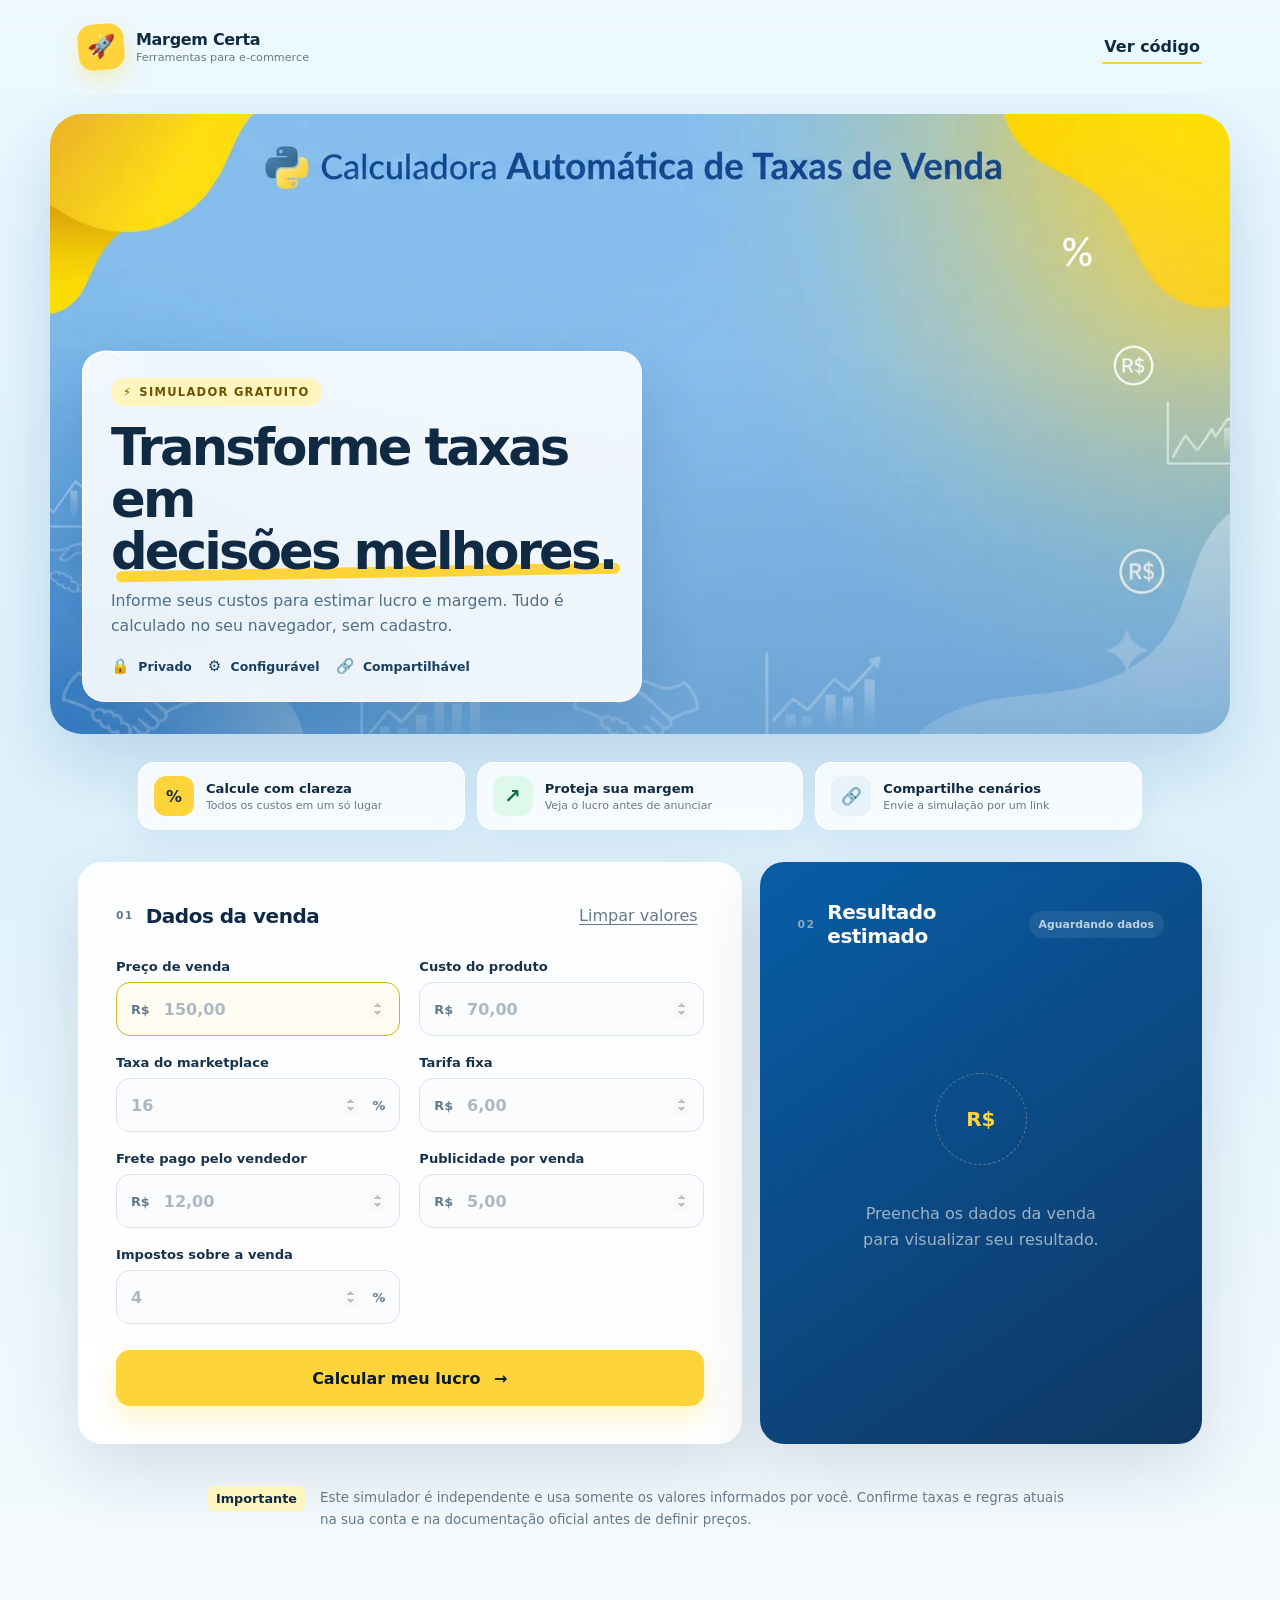
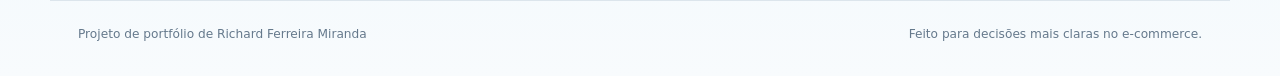
<file: index.html>
<!doctype html>
<html lang="pt-BR">
  <head>
    <meta charset="utf-8">
    <meta name="viewport" content="width=device-width, initial-scale=1">
    <meta name="description" content="Simule custos, lucro e margem de vendas em marketplaces com taxas configuráveis.">
    <meta name="theme-color" content="#102a43">
    <title>Calculadora de Lucro para E-commerce</title>
    <link rel="stylesheet" href="assets/background.css?v=20260713-3">
    <link rel="stylesheet" href="assets/styles.css?v=20260713-3">
  </head>
  <body>
    <header class="site-header">
      <a class="brand" href="./" aria-label="Início da Calculadora E-commerce">
        <span class="brand-mark" aria-hidden="true"><span>🚀</span></span>
        <span>
          <strong>Margem Certa</strong>
          <small>Ferramentas para e-commerce</small>
        </span>
      </a>
      <a class="github-link" href="https://github.com/richardferreiramiranda/portfolio-automacao-ecommerce" target="_blank" rel="noreferrer">Ver código</a>
    </header>

    <main>
      <section class="hero">
        <div class="hero-copy">
          <div class="eyebrow"><span aria-hidden="true">⚡</span> Simulador gratuito</div>
          <h1>Transforme taxas em <span>decisões melhores.</span></h1>
          <p>Informe seus custos para estimar lucro e margem. Tudo é calculado no seu navegador, sem cadastro.</p>
          <div class="trust-row" aria-label="Características">
            <span><b aria-hidden="true">🔒</b> Privado</span>
            <span><b aria-hidden="true">⚙️</b> Configurável</span>
            <span><b aria-hidden="true">🔗</b> Compartilhável</span>
          </div>
        </div>
      </section>

      <section class="feature-strip" aria-label="Benefícios da calculadora">
        <article>
          <span class="feature-icon calculator-icon" aria-hidden="true">%</span>
          <div><strong>Calcule com clareza</strong><small>Todos os custos em um só lugar</small></div>
        </article>
        <article>
          <span class="feature-icon growth-icon" aria-hidden="true">↗</span>
          <div><strong>Proteja sua margem</strong><small>Veja o lucro antes de anunciar</small></div>
        </article>
        <article>
          <span class="feature-icon share-icon" aria-hidden="true">🔗</span>
          <div><strong>Compartilhe cenários</strong><small>Envie a simulação por um link</small></div>
        </article>
      </section>

      <section class="calculator-shell" aria-labelledby="titulo-calculadora">
        <form id="calculator-form" class="calculator-form">
          <div class="section-heading">
            <div>
              <span class="step">01</span>
              <h2 id="titulo-calculadora">Dados da venda</h2>
            </div>
            <button class="text-button" id="reset-button" type="reset">Limpar valores</button>
          </div>

          <div class="field-grid">
            <label class="field featured-field">
              <span>Preço de venda</span>
              <span class="money-input"><b>R$</b><input id="preco-venda" name="precoVenda" type="number" min="0.01" step="0.01" inputmode="decimal" placeholder="150,00" required></span>
            </label>
            <label class="field">
              <span>Custo do produto</span>
              <span class="money-input"><b>R$</b><input id="custo-produto" name="custoProduto" type="number" min="0" step="0.01" inputmode="decimal" placeholder="70,00" required></span>
            </label>
            <label class="field">
              <span>Taxa do marketplace</span>
              <span class="suffix-input"><input id="taxa-percentual" name="taxaPercentual" type="number" min="0" max="100" step="0.01" inputmode="decimal" placeholder="16"><b>%</b></span>
            </label>
            <label class="field">
              <span>Tarifa fixa</span>
              <span class="money-input"><b>R$</b><input id="tarifa-fixa" name="tarifaFixa" type="number" min="0" step="0.01" inputmode="decimal" placeholder="6,00"></span>
            </label>
            <label class="field">
              <span>Frete pago pelo vendedor</span>
              <span class="money-input"><b>R$</b><input id="frete" name="frete" type="number" min="0" step="0.01" inputmode="decimal" placeholder="12,00"></span>
            </label>
            <label class="field">
              <span>Publicidade por venda</span>
              <span class="money-input"><b>R$</b><input id="publicidade" name="publicidade" type="number" min="0" step="0.01" inputmode="decimal" placeholder="5,00"></span>
            </label>
            <label class="field">
              <span>Impostos sobre a venda</span>
              <span class="suffix-input"><input id="impostos-percentual" name="impostosPercentual" type="number" min="0" max="100" step="0.01" inputmode="decimal" placeholder="4"><b>%</b></span>
            </label>
          </div>

          <p id="form-error" class="form-error" role="alert" hidden></p>
          <button class="primary-button" type="submit">Calcular meu lucro <span aria-hidden="true">→</span></button>
        </form>

        <aside class="result-panel" aria-labelledby="titulo-resultado">
          <div class="section-heading result-heading">
            <div>
              <span class="step light">02</span>
              <h2 id="titulo-resultado">Resultado estimado</h2>
            </div>
            <span id="result-status" class="status neutral">Aguardando dados</span>
          </div>

          <div id="empty-result" class="empty-result">
            <span class="empty-symbol" aria-hidden="true">R$</span>
            <p>Preencha os dados da venda para visualizar seu resultado.</p>
          </div>

          <div id="result-content" class="result-content" aria-live="polite" hidden>
            <div class="profit-card">
              <span>Lucro estimado</span>
              <strong id="lucro-resultado">R$ 0,00</strong>
              <small id="mensagem-resultado">Resultado após todos os custos informados</small>
            </div>

            <div class="margin-block">
              <div>
                <span>Margem sobre a venda</span>
                <strong id="margem-resultado">0,00%</strong>
              </div>
              <div class="meter" aria-hidden="true"><span id="margin-meter"></span></div>
            </div>

            <dl class="breakdown">
              <div><dt>Preço de venda</dt><dd id="venda-resultado">R$ 0,00</dd></div>
              <div><dt>Taxas e impostos</dt><dd id="taxas-resultado">− R$ 0,00</dd></div>
              <div><dt>Custos operacionais</dt><dd id="custos-resultado">− R$ 0,00</dd></div>
              <div class="total-line"><dt>Custo total</dt><dd id="total-resultado">R$ 0,00</dd></div>
            </dl>

            <button id="share-button" class="share-button" type="button">Copiar link desta simulação</button>
            <p id="share-feedback" class="share-feedback" aria-live="polite"></p>
          </div>
        </aside>
      </section>

      <section class="notice">
        <strong>Importante</strong>
        <p>Este simulador é independente e usa somente os valores informados por você. Confirme taxas e regras atuais na sua conta e na documentação oficial antes de definir preços.</p>
      </section>
    </main>

    <footer>
      <span>Projeto de portfólio de Richard Ferreira Miranda</span>
      <span>Feito para decisões mais claras no e-commerce.</span>
    </footer>

    <script src="assets/app.js?v=20260713-3"></script>
  </body>
</html>
</file>
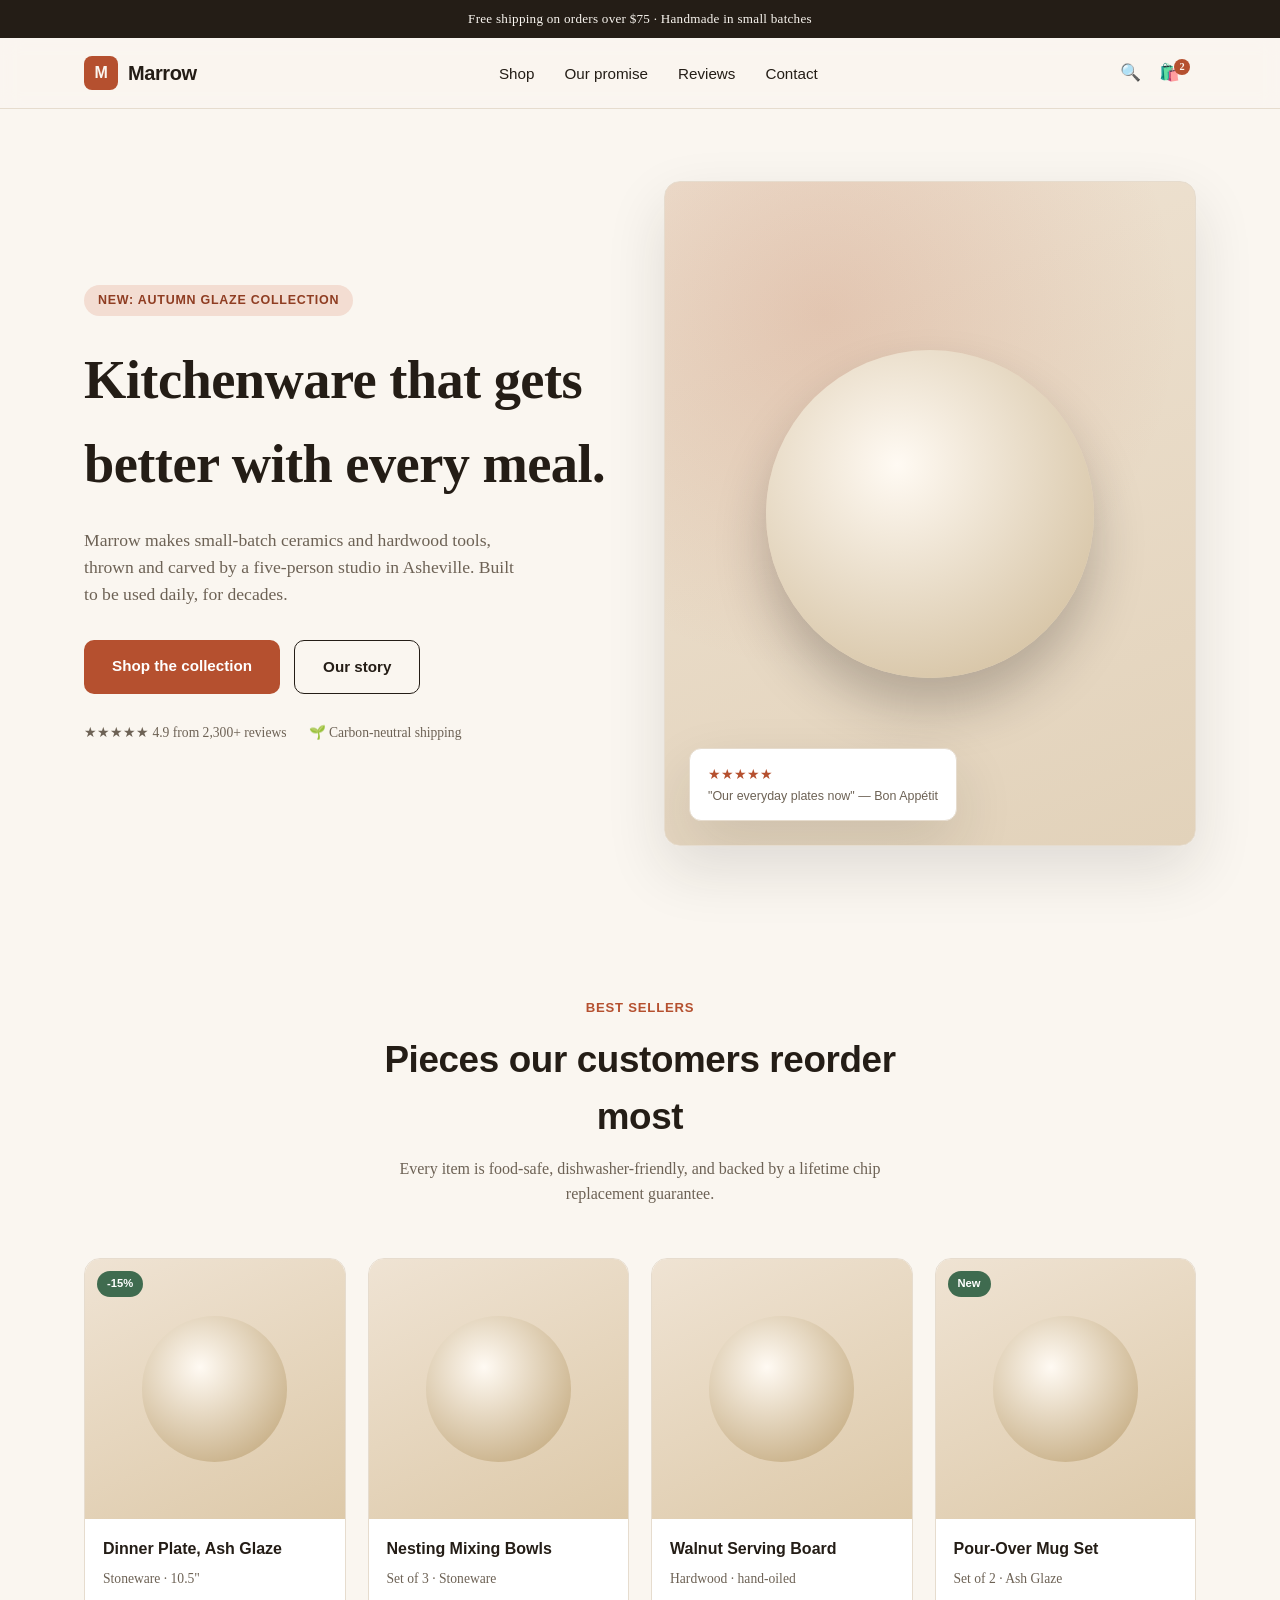
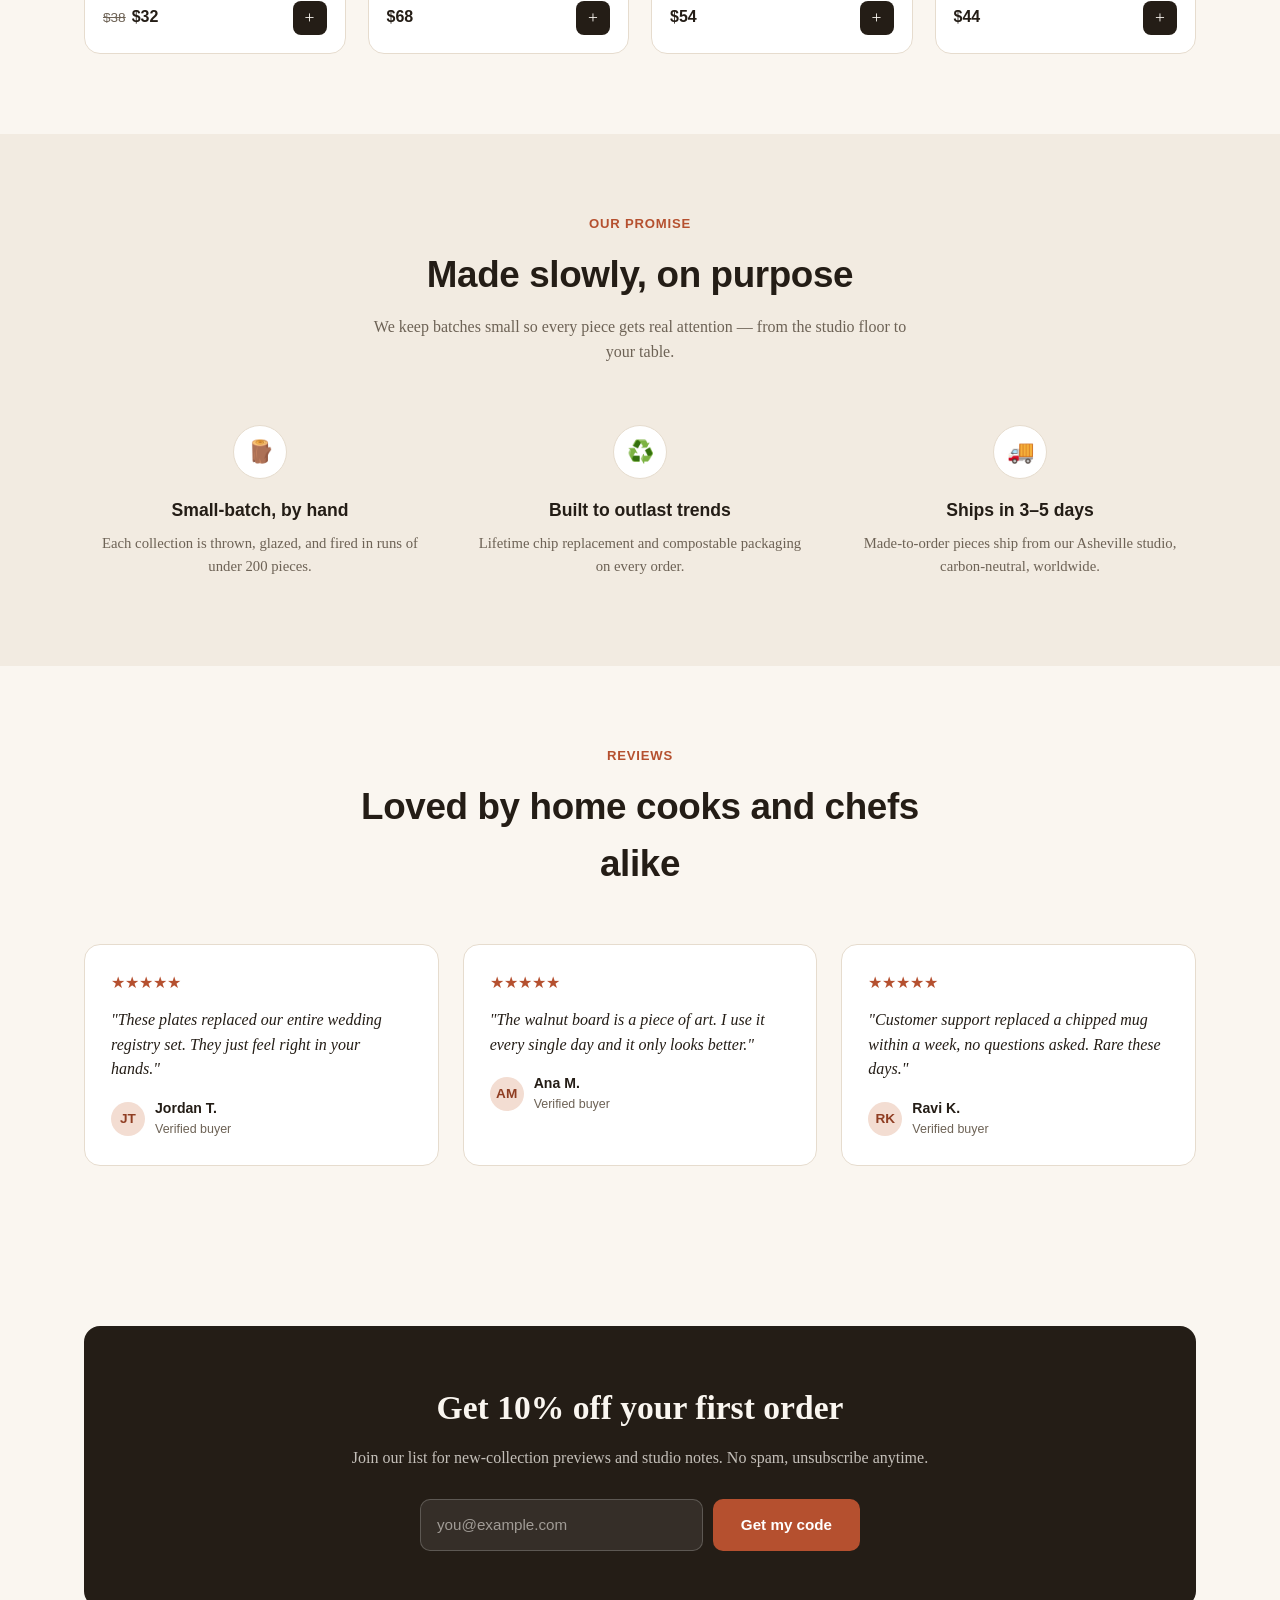
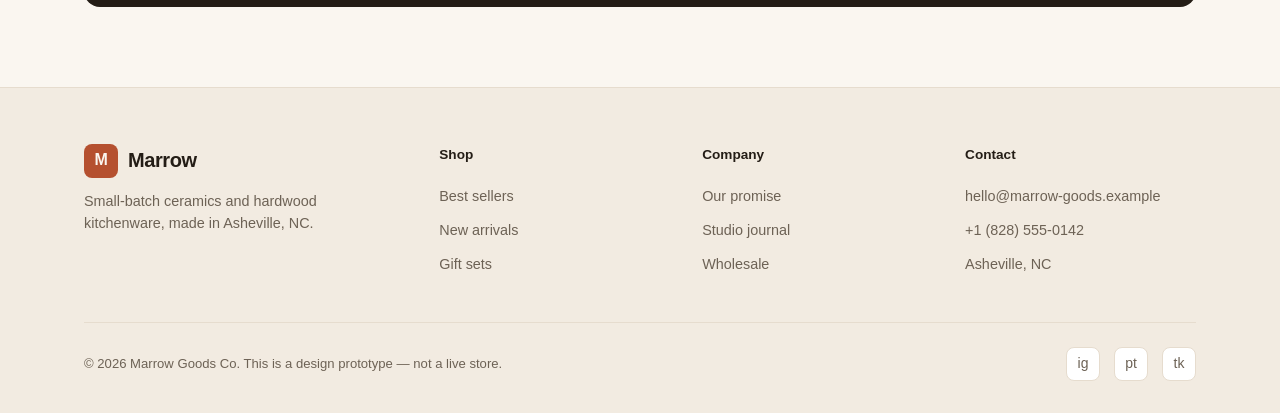
<file: prototypes/prototype_ecommerce_2026-08-21.html>
<!doctype html>
<html lang="en">
<head>
<meta charset="utf-8">
<meta name="viewport" content="width=device-width, initial-scale=1">
<title>Marrow — Small-batch kitchenware, made to last</title>
<meta name="description" content="Prototype landing page for an e-commerce brand selling small-batch kitchenware.">
<style>
  :root{
    --bg:#faf6f0;
    --bg-soft:#f2ebe1;
    --surface:#ffffff;
    --ink:#241d16;
    --ink-dim:#6d6255;
    --border:#e6dcce;
    --accent:#b5502f;
    --accent-dark:#8f3d22;
    --accent-soft:#f3ddd2;
    --sale:#3f6b4f;
    --radius:16px;
    --maxw:1160px;
    --shadow:0 24px 60px rgba(36,29,22,0.12);
  }
  *{box-sizing:border-box;margin:0;padding:0}
  html{scroll-behavior:smooth}
  body{
    font-family:"Iowan Old Style","Georgia",serif;
    background:var(--bg);
    color:var(--ink);
    line-height:1.55;
    -webkit-font-smoothing:antialiased;
  }
  h1,h2,h3,.logo,.btn,.nav-links a,.tag,.price,.footer-col h4{font-family:-apple-system,BlinkMacSystemFont,"Segoe UI",Inter,Roboto,Helvetica,Arial,sans-serif}
  a{color:inherit;text-decoration:none}
  img,svg{display:block;max-width:100%}
  .wrap{max-width:var(--maxw);margin:0 auto;padding:0 24px}
  ul{list-style:none}

  /* Announcement bar */
  .announce{
    background:var(--ink);color:var(--bg);
    text-align:center;font-size:0.82rem;padding:9px 16px;
    letter-spacing:0.02em;
  }

  /* Header */
  header.site{
    position:sticky;top:0;z-index:50;
    background:rgba(250,246,240,0.9);
    backdrop-filter:saturate(160%) blur(10px);
    border-bottom:1px solid var(--border);
  }
  .nav{
    display:flex;align-items:center;justify-content:space-between;
    padding:18px 24px;max-width:var(--maxw);margin:0 auto;
  }
  .logo{display:flex;align-items:center;gap:10px;font-weight:800;font-size:1.25rem;letter-spacing:-0.02em}
  .logo-mark{
    width:34px;height:34px;border-radius:8px;
    background:var(--accent);
    display:flex;align-items:center;justify-content:center;
    font-size:16px;color:var(--bg);font-weight:800;
  }
  .nav-links{display:flex;gap:30px;align-items:center}
  .nav-links a{color:var(--ink);font-size:0.95rem;font-weight:500;transition:color .15s}
  .nav-links a:hover{color:var(--accent)}
  .nav-icons{display:flex;align-items:center;gap:18px}
  .nav-icons a{font-size:1.05rem}
  .cart-count{
    background:var(--accent);color:var(--bg);
    font-size:0.65rem;font-weight:800;width:16px;height:16px;
    border-radius:50%;display:inline-flex;align-items:center;justify-content:center;
    position:relative;top:-8px;left:-6px;
  }
  .menu-btn{display:none;background:none;border:1px solid var(--border);border-radius:8px;color:var(--ink);padding:8px 10px;font-size:1rem}

  /* Hero */
  .hero{padding:72px 0}
  .hero-grid{
    display:grid;grid-template-columns:1fr 1fr;align-items:center;gap:48px;
  }
  .hero-copy .tag{
    display:inline-block;background:var(--accent-soft);color:var(--accent-dark);
    font-size:0.78rem;font-weight:700;letter-spacing:0.06em;text-transform:uppercase;
    padding:6px 14px;border-radius:999px;margin-bottom:22px;
  }
  .hero-copy h1{
    font-family:"Iowan Old Style","Georgia",serif;
    font-size:clamp(2.2rem,4.4vw,3.4rem);
    font-weight:700;letter-spacing:-0.01em;
    margin-bottom:20px;
  }
  .hero-copy p{color:var(--ink-dim);font-size:1.1rem;max-width:440px;margin-bottom:32px}
  .hero-ctas{display:flex;gap:14px;flex-wrap:wrap;margin-bottom:28px}
  .btn{
    padding:14px 28px;border-radius:10px;font-weight:600;font-size:0.95rem;
    display:inline-block;transition:transform .15s,opacity .15s;
  }
  .btn:hover{transform:translateY(-2px)}
  .btn-primary{background:var(--accent);color:#fff}
  .btn-ghost{background:transparent;border:1px solid var(--ink);color:var(--ink)}
  .hero-trust{display:flex;gap:22px;color:var(--ink-dim);font-size:0.85rem;flex-wrap:wrap}
  .hero-trust span{display:flex;align-items:center;gap:6px}

  .hero-visual{
    aspect-ratio:4/5;border-radius:var(--radius);
    background:
      radial-gradient(circle at 30% 20%, rgba(181,80,47,0.18), transparent 55%),
      linear-gradient(160deg,#efe3d3,#e2d2ba);
    border:1px solid var(--border);
    display:flex;align-items:center;justify-content:center;
    position:relative;overflow:hidden;
    box-shadow:var(--shadow);
  }
  .hero-visual .plate{
    width:62%;aspect-ratio:1;border-radius:50%;
    background:radial-gradient(circle at 40% 35%, #fffaf3, #d8c6a8 78%);
    box-shadow:0 30px 50px rgba(36,29,22,0.25);
  }
  .hero-badge{
    position:absolute;bottom:24px;left:24px;
    background:var(--surface);border:1px solid var(--border);border-radius:12px;
    padding:14px 18px;box-shadow:var(--shadow);
    font-family:-apple-system,BlinkMacSystemFont,"Segoe UI",Inter,Roboto,Helvetica,Arial,sans-serif;
  }
  .hero-badge .stars{color:var(--accent);font-size:0.9rem;margin-bottom:2px}
  .hero-badge .label{font-size:0.78rem;color:var(--ink-dim)}

  /* Section shared */
  section{padding:80px 0}
  .section-head{text-align:center;max-width:560px;margin:0 auto 52px}
  .section-tag{color:var(--accent);font-size:0.82rem;font-weight:700;letter-spacing:0.06em;text-transform:uppercase;margin-bottom:12px;font-family:-apple-system,BlinkMacSystemFont,"Segoe UI",Inter,Roboto,Helvetica,Arial,sans-serif}
  .section-head h2{font-size:clamp(1.8rem,3.2vw,2.3rem);font-weight:700;letter-spacing:-0.01em;margin-bottom:12px}
  .section-head p{color:var(--ink-dim)}

  /* Products */
  .product-grid{display:grid;grid-template-columns:repeat(4,1fr);gap:22px}
  .product-card{
    background:var(--surface);border:1px solid var(--border);border-radius:var(--radius);
    overflow:hidden;transition:transform .15s,box-shadow .15s;
  }
  .product-card:hover{transform:translateY(-4px);box-shadow:var(--shadow)}
  .product-img{
    aspect-ratio:1;background:linear-gradient(155deg,#efe3d3,#ddc9a9);
    display:flex;align-items:center;justify-content:center;position:relative;
  }
  .product-img .disc{width:56%;aspect-ratio:1;border-radius:50%;background:radial-gradient(circle at 40% 35%,#fffaf3,#c9b189 80%)}
  .product-sale{
    position:absolute;top:12px;left:12px;background:var(--sale);color:#fff;
    font-size:0.7rem;font-weight:700;padding:4px 10px;border-radius:999px;
    font-family:-apple-system,BlinkMacSystemFont,"Segoe UI",Inter,Roboto,Helvetica,Arial,sans-serif;
  }
  .product-body{padding:18px}
  .product-body h3{font-size:1rem;font-weight:600;margin-bottom:6px;font-family:-apple-system,BlinkMacSystemFont,"Segoe UI",Inter,Roboto,Helvetica,Arial,sans-serif}
  .product-body .desc{color:var(--ink-dim);font-size:0.85rem;margin-bottom:12px}
  .product-foot{display:flex;align-items:center;justify-content:space-between}
  .price{font-weight:700}
  .price .was{color:var(--ink-dim);font-weight:400;text-decoration:line-through;margin-right:6px;font-size:0.85rem}
  .add-btn{
    width:34px;height:34px;border-radius:8px;background:var(--ink);color:var(--bg);
    display:flex;align-items:center;justify-content:center;font-size:1.1rem;
  }

  /* Value props */
  .values{background:var(--bg-soft)}
  .values-grid{display:grid;grid-template-columns:repeat(3,1fr);gap:28px}
  .value-card{text-align:center;padding:8px}
  .value-icon{
    width:54px;height:54px;border-radius:50%;background:var(--surface);border:1px solid var(--border);
    display:flex;align-items:center;justify-content:center;font-size:22px;margin:0 auto 18px;
  }
  .value-card h3{font-size:1.1rem;margin-bottom:8px;font-family:-apple-system,BlinkMacSystemFont,"Segoe UI",Inter,Roboto,Helvetica,Arial,sans-serif}
  .value-card p{color:var(--ink-dim);font-size:0.92rem}

  /* Reviews */
  .reviews-grid{display:grid;grid-template-columns:repeat(3,1fr);gap:24px}
  .review-card{
    background:var(--surface);border:1px solid var(--border);border-radius:var(--radius);padding:26px;
  }
  .review-card .stars{color:var(--accent);margin-bottom:12px}
  .review-card p{font-style:italic;margin-bottom:16px}
  .review-who{display:flex;align-items:center;gap:10px;font-family:-apple-system,BlinkMacSystemFont,"Segoe UI",Inter,Roboto,Helvetica,Arial,sans-serif}
  .review-avatar{width:34px;height:34px;border-radius:50%;background:var(--accent-soft);display:flex;align-items:center;justify-content:center;font-weight:700;color:var(--accent-dark);font-size:0.85rem}
  .review-name{font-weight:700;font-size:0.88rem}
  .review-meta{color:var(--ink-dim);font-size:0.78rem}

  /* Newsletter */
  .newsletter{
    background:var(--ink);color:var(--bg);border-radius:var(--radius);
    padding:56px;text-align:center;max-width:var(--maxw);margin:0 auto;
  }
  .newsletter h2{font-size:clamp(1.6rem,3vw,2.1rem);margin-bottom:12px;font-family:"Iowan Old Style","Georgia",serif}
  .newsletter p{opacity:0.75;margin-bottom:28px}
  .newsletter-form{display:flex;gap:10px;justify-content:center;flex-wrap:wrap;max-width:440px;margin:0 auto}
  .newsletter-form input{
    flex:1;min-width:220px;padding:13px 16px;border-radius:10px;border:1px solid rgba(255,255,255,0.2);
    background:rgba(255,255,255,0.08);color:var(--bg);font-size:0.95rem;
    font-family:-apple-system,BlinkMacSystemFont,"Segoe UI",Inter,Roboto,Helvetica,Arial,sans-serif;
  }
  .newsletter-form input::placeholder{color:rgba(250,246,240,0.55)}
  .newsletter-form .btn-primary{background:var(--accent)}

  /* Footer */
  footer{border-top:1px solid var(--border);padding:56px 0 32px;background:var(--bg-soft)}
  .footer-grid{display:grid;grid-template-columns:1.4fr 1fr 1fr 1fr;gap:32px;margin-bottom:40px;font-family:-apple-system,BlinkMacSystemFont,"Segoe UI",Inter,Roboto,Helvetica,Arial,sans-serif}
  .footer-brand p{color:var(--ink-dim);font-size:0.9rem;margin-top:12px;max-width:260px}
  .footer-col h4{font-size:0.85rem;margin-bottom:14px}
  .footer-col a{display:block;color:var(--ink-dim);font-size:0.9rem;padding:6px 0;transition:color .15s}
  .footer-col a:hover{color:var(--ink)}
  .footer-bottom{
    display:flex;justify-content:space-between;align-items:center;flex-wrap:wrap;gap:12px;
    padding-top:24px;border-top:1px solid var(--border);
    color:var(--ink-dim);font-size:0.82rem;
    font-family:-apple-system,BlinkMacSystemFont,"Segoe UI",Inter,Roboto,Helvetica,Arial,sans-serif;
  }
  .socials{display:flex;gap:14px}
  .socials a{
    width:34px;height:34px;border-radius:8px;background:var(--surface);border:1px solid var(--border);
    display:flex;align-items:center;justify-content:center;font-size:14px;
  }

  /* Responsive */
  @media (max-width:960px){
    .hero{padding:48px 0}
    .hero-grid{grid-template-columns:1fr}
    .hero-visual{order:-1;aspect-ratio:16/10}
    .product-grid{grid-template-columns:1fr 1fr}
    .values-grid,.reviews-grid{grid-template-columns:1fr}
    .footer-grid{grid-template-columns:1fr 1fr}
  }
  @media (max-width:680px){
    .nav-links{
      position:fixed;inset:66px 16px auto 16px;
      background:var(--surface);border:1px solid var(--border);border-radius:12px;
      flex-direction:column;align-items:flex-start;padding:16px;gap:4px;
      box-shadow:var(--shadow);
      display:none;
    }
    .nav-links.open{display:flex}
    .nav-links a{padding:10px 8px;width:100%}
    .menu-btn{display:block}
    .hero-ctas{flex-direction:column;align-items:stretch}
    .hero-ctas .btn{text-align:center}
    .product-grid{grid-template-columns:1fr}
    .footer-grid{grid-template-columns:1fr}
    .newsletter{padding:36px 24px}
    section{padding:56px 0}
  }
</style>
</head>
<body>

<div class="announce">Free shipping on orders over $75 · Handmade in small batches</div>

<header class="site">
  <nav class="nav">
    <a class="logo" href="#top">
      <span class="logo-mark">M</span>
      Marrow
    </a>
    <div class="nav-links" id="navLinks">
      <a href="#shop">Shop</a>
      <a href="#values">Our promise</a>
      <a href="#reviews">Reviews</a>
      <a href="#contact">Contact</a>
    </div>
    <div class="nav-icons">
      <a href="#" aria-label="Search">🔍</a>
      <a href="#" aria-label="Cart">🛍️<span class="cart-count">2</span></a>
      <button class="menu-btn" id="menuBtn" aria-label="Toggle menu" aria-expanded="false">☰</button>
    </div>
  </nav>
</header>

<main id="top">
  <section class="hero">
    <div class="wrap hero-grid">
      <div class="hero-copy">
        <span class="tag">New: Autumn Glaze collection</span>
        <h1>Kitchenware that gets better with every meal.</h1>
        <p>Marrow makes small-batch ceramics and hardwood tools, thrown and carved by a five-person studio in Asheville. Built to be used daily, for decades.</p>
        <div class="hero-ctas">
          <a href="#shop" class="btn btn-primary">Shop the collection</a>
          <a href="#values" class="btn btn-ghost">Our story</a>
        </div>
        <div class="hero-trust">
          <span>★★★★★ 4.9 from 2,300+ reviews</span>
          <span>🌱 Carbon-neutral shipping</span>
        </div>
      </div>
      <div class="hero-visual">
        <div class="plate"></div>
        <div class="hero-badge">
          <div class="stars">★★★★★</div>
          <div class="label">"Our everyday plates now" — Bon Appétit</div>
        </div>
      </div>
    </div>
  </section>

  <section id="shop">
    <div class="wrap">
      <div class="section-head">
        <div class="section-tag">Best sellers</div>
        <h2>Pieces our customers reorder most</h2>
        <p>Every item is food-safe, dishwasher-friendly, and backed by a lifetime chip replacement guarantee.</p>
      </div>
      <div class="product-grid">
        <div class="product-card">
          <div class="product-img"><span class="product-sale">-15%</span><div class="disc"></div></div>
          <div class="product-body">
            <h3>Dinner Plate, Ash Glaze</h3>
            <p class="desc">Stoneware · 10.5"</p>
            <div class="product-foot">
              <span class="price"><span class="was">$38</span>$32</span>
              <a href="#" class="add-btn" aria-label="Add to cart">+</a>
            </div>
          </div>
        </div>
        <div class="product-card">
          <div class="product-img"><div class="disc"></div></div>
          <div class="product-body">
            <h3>Nesting Mixing Bowls</h3>
            <p class="desc">Set of 3 · Stoneware</p>
            <div class="product-foot">
              <span class="price">$68</span>
              <a href="#" class="add-btn" aria-label="Add to cart">+</a>
            </div>
          </div>
        </div>
        <div class="product-card">
          <div class="product-img"><div class="disc"></div></div>
          <div class="product-body">
            <h3>Walnut Serving Board</h3>
            <p class="desc">Hardwood · hand-oiled</p>
            <div class="product-foot">
              <span class="price">$54</span>
              <a href="#" class="add-btn" aria-label="Add to cart">+</a>
            </div>
          </div>
        </div>
        <div class="product-card">
          <div class="product-img"><span class="product-sale">New</span><div class="disc"></div></div>
          <div class="product-body">
            <h3>Pour-Over Mug Set</h3>
            <p class="desc">Set of 2 · Ash Glaze</p>
            <div class="product-foot">
              <span class="price">$44</span>
              <a href="#" class="add-btn" aria-label="Add to cart">+</a>
            </div>
          </div>
        </div>
      </div>
    </div>
  </section>

  <section id="values" class="values">
    <div class="wrap">
      <div class="section-head">
        <div class="section-tag">Our promise</div>
        <h2>Made slowly, on purpose</h2>
        <p>We keep batches small so every piece gets real attention — from the studio floor to your table.</p>
      </div>
      <div class="values-grid">
        <div class="value-card">
          <div class="value-icon">🪵</div>
          <h3>Small-batch, by hand</h3>
          <p>Each collection is thrown, glazed, and fired in runs of under 200 pieces.</p>
        </div>
        <div class="value-card">
          <div class="value-icon">♻️</div>
          <h3>Built to outlast trends</h3>
          <p>Lifetime chip replacement and compostable packaging on every order.</p>
        </div>
        <div class="value-card">
          <div class="value-icon">🚚</div>
          <h3>Ships in 3–5 days</h3>
          <p>Made-to-order pieces ship from our Asheville studio, carbon-neutral, worldwide.</p>
        </div>
      </div>
    </div>
  </section>

  <section id="reviews">
    <div class="wrap">
      <div class="section-head">
        <div class="section-tag">Reviews</div>
        <h2>Loved by home cooks and chefs alike</h2>
      </div>
      <div class="reviews-grid">
        <div class="review-card">
          <div class="stars">★★★★★</div>
          <p>"These plates replaced our entire wedding registry set. They just feel right in your hands."</p>
          <div class="review-who">
            <div class="review-avatar">JT</div>
            <div><div class="review-name">Jordan T.</div><div class="review-meta">Verified buyer</div></div>
          </div>
        </div>
        <div class="review-card">
          <div class="stars">★★★★★</div>
          <p>"The walnut board is a piece of art. I use it every single day and it only looks better."</p>
          <div class="review-who">
            <div class="review-avatar">AM</div>
            <div><div class="review-name">Ana M.</div><div class="review-meta">Verified buyer</div></div>
          </div>
        </div>
        <div class="review-card">
          <div class="stars">★★★★★</div>
          <p>"Customer support replaced a chipped mug within a week, no questions asked. Rare these days."</p>
          <div class="review-who">
            <div class="review-avatar">RK</div>
            <div><div class="review-name">Ravi K.</div><div class="review-meta">Verified buyer</div></div>
          </div>
        </div>
      </div>
    </div>
  </section>

  <section id="contact">
    <div class="wrap">
      <div class="newsletter">
        <h2>Get 10% off your first order</h2>
        <p>Join our list for new-collection previews and studio notes. No spam, unsubscribe anytime.</p>
        <form class="newsletter-form" onsubmit="return false">
          <input type="email" placeholder="you@example.com" aria-label="Email address" required>
          <a href="#" class="btn btn-primary" onclick="this.closest('form').reportValidity()">Get my code</a>
        </form>
      </div>
    </div>
  </section>
</main>

<footer>
  <div class="wrap">
    <div class="footer-grid">
      <div class="footer-brand">
        <a class="logo" href="#top">
          <span class="logo-mark">M</span>
          Marrow
        </a>
        <p>Small-batch ceramics and hardwood kitchenware, made in Asheville, NC.</p>
      </div>
      <div class="footer-col">
        <h4>Shop</h4>
        <a href="#shop">Best sellers</a>
        <a href="#shop">New arrivals</a>
        <a href="#shop">Gift sets</a>
      </div>
      <div class="footer-col">
        <h4>Company</h4>
        <a href="#values">Our promise</a>
        <a href="#">Studio journal</a>
        <a href="#">Wholesale</a>
      </div>
      <div class="footer-col">
        <h4>Contact</h4>
        <a href="mailto:hello@marrow-goods.example">hello@marrow-goods.example</a>
        <a href="tel:+18285550142">+1 (828) 555-0142</a>
        <a href="#">Asheville, NC</a>
      </div>
    </div>
    <div class="footer-bottom">
      <span>© 2026 Marrow Goods Co. This is a design prototype — not a live store.</span>
      <div class="socials">
        <a href="#" aria-label="Instagram">ig</a>
        <a href="#" aria-label="Pinterest">pt</a>
        <a href="#" aria-label="TikTok">tk</a>
      </div>
    </div>
  </div>
</footer>

<script>
  const menuBtn = document.getElementById('menuBtn');
  const navLinks = document.getElementById('navLinks');
  menuBtn.addEventListener('click', () => {
    const open = navLinks.classList.toggle('open');
    menuBtn.setAttribute('aria-expanded', open ? 'true' : 'false');
  });
  navLinks.querySelectorAll('a').forEach(a => a.addEventListener('click', () => {
    navLinks.classList.remove('open');
    menuBtn.setAttribute('aria-expanded', 'false');
  }));
</script>

</body>
</html>
</file>
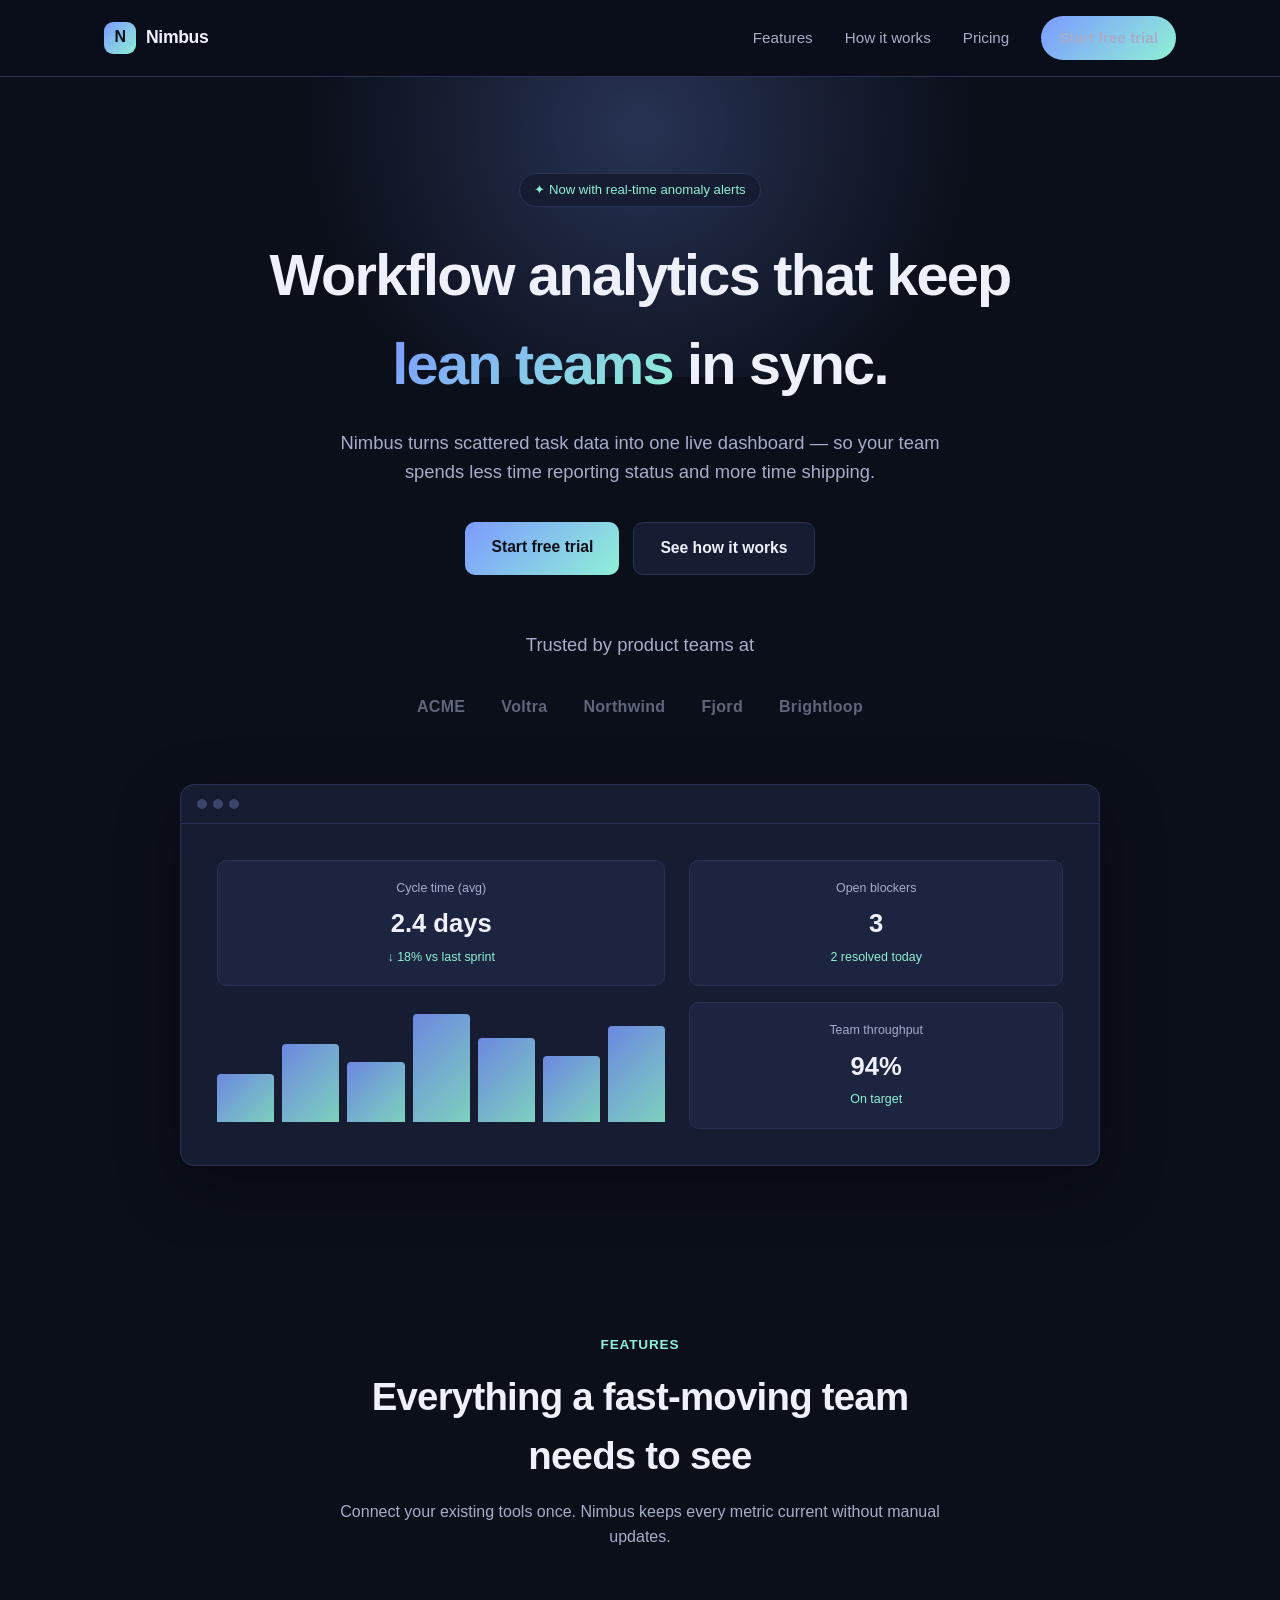
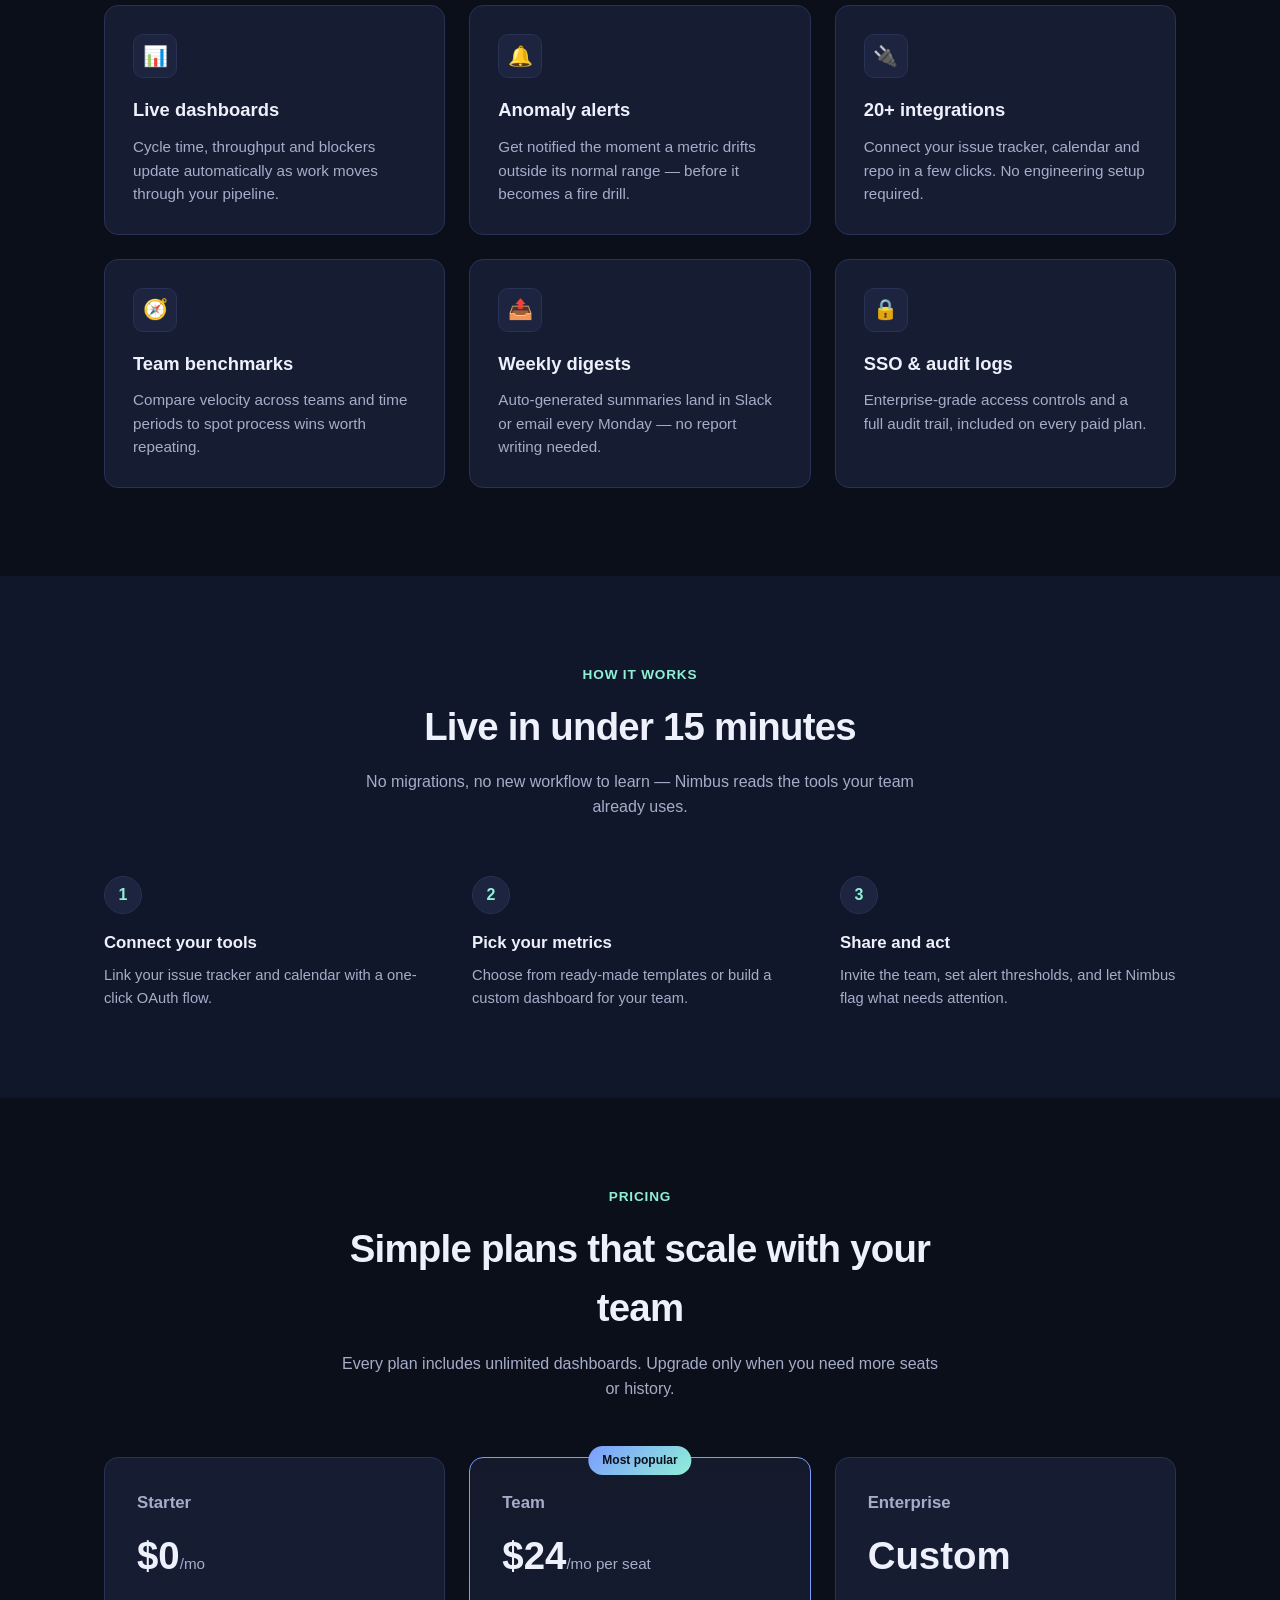
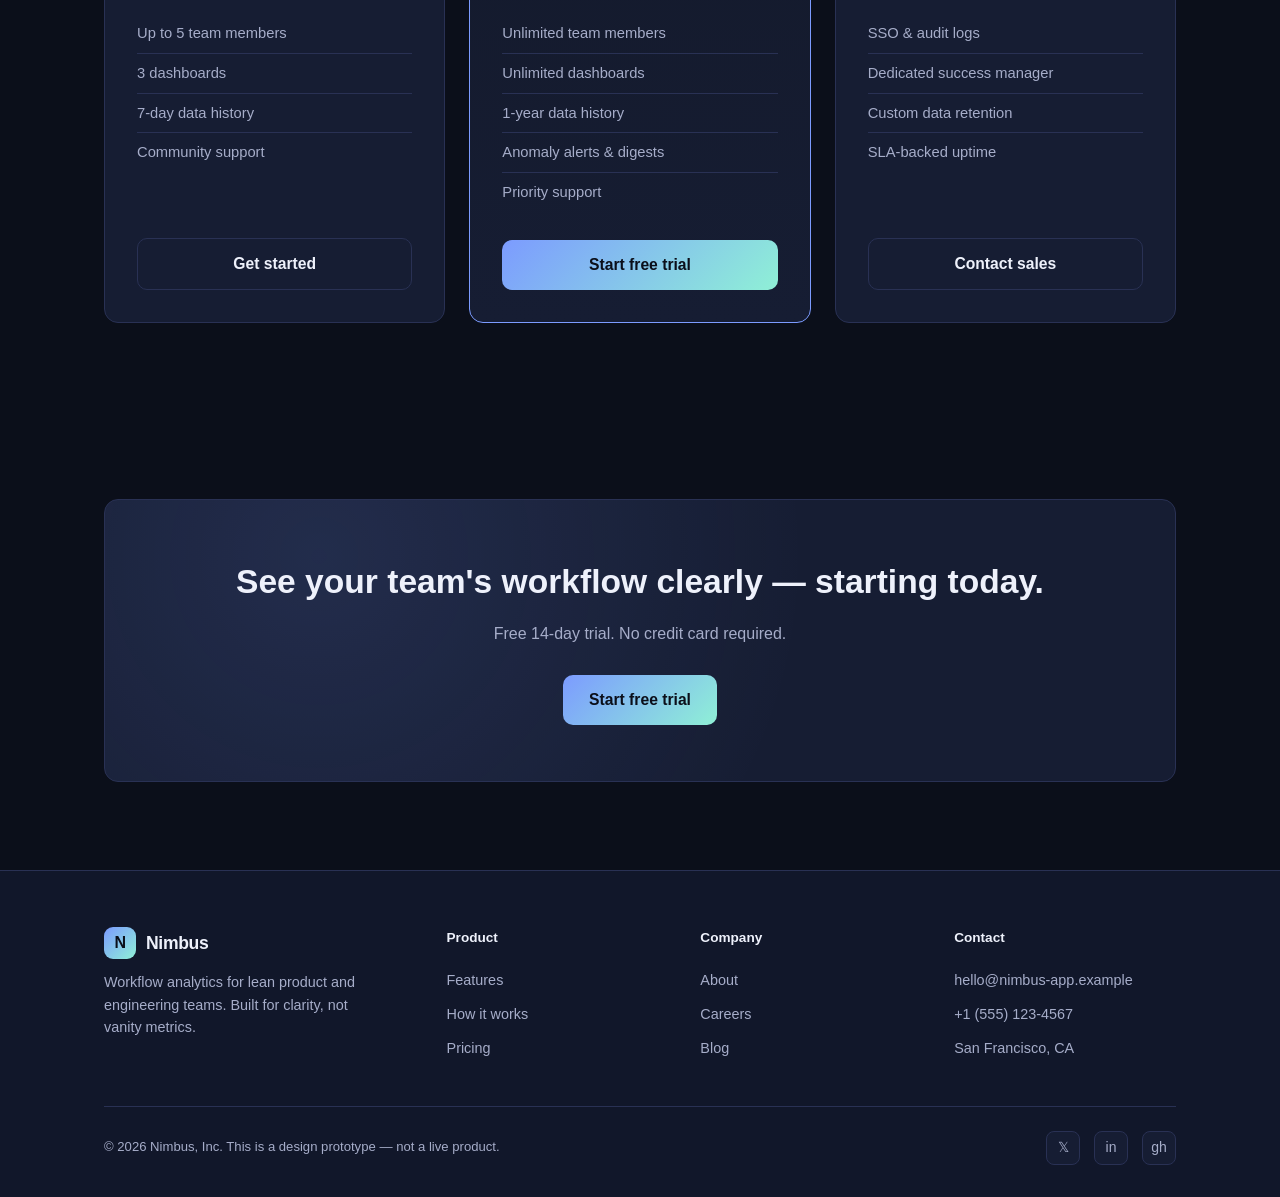
<file: prototypes/prototype_saas_2026-08-20.html>
<!doctype html>
<html lang="en">
<head>
<meta charset="utf-8">
<meta name="viewport" content="width=device-width, initial-scale=1">
<title>Nimbus — Workflow analytics for lean teams</title>
<meta name="description" content="Prototype landing page for a SaaS product: workflow analytics for lean teams.">
<style>
  :root{
    --bg:#0b0f1a;
    --bg-soft:#11172a;
    --surface:#161d33;
    --surface-2:#1c2440;
    --border:#293154;
    --text:#eef1fb;
    --text-dim:#a6adc9;
    --accent:#7c9bff;
    --accent-2:#8ff0d6;
    --accent-grad:linear-gradient(135deg,#7c9bff 0%,#8ff0d6 100%);
    --radius:14px;
    --maxw:1120px;
    --shadow:0 20px 60px rgba(0,0,0,0.35);
  }
  *{box-sizing:border-box;margin:0;padding:0}
  html{scroll-behavior:smooth}
  body{
    font-family:-apple-system,BlinkMacSystemFont,"Segoe UI",Inter,Roboto,Helvetica,Arial,sans-serif;
    background:var(--bg);
    color:var(--text);
    line-height:1.55;
    -webkit-font-smoothing:antialiased;
  }
  a{color:inherit;text-decoration:none}
  img,svg{display:block;max-width:100%}
  .wrap{max-width:var(--maxw);margin:0 auto;padding:0 24px}

  /* Header */
  header.site{
    position:sticky;top:0;z-index:50;
    background:rgba(11,15,26,0.85);
    backdrop-filter:saturate(160%) blur(10px);
    border-bottom:1px solid var(--border);
  }
  .nav{
    display:flex;align-items:center;justify-content:space-between;
    padding:16px 24px;max-width:var(--maxw);margin:0 auto;
  }
  .logo{display:flex;align-items:center;gap:10px;font-weight:700;font-size:1.1rem;letter-spacing:-0.02em}
  .logo-mark{
    width:32px;height:32px;border-radius:9px;
    background:var(--accent-grad);
    display:flex;align-items:center;justify-content:center;
    font-size:16px;color:#0b0f1a;font-weight:800;
  }
  .nav-links{display:flex;gap:32px;align-items:center}
  .nav-links a{color:var(--text-dim);font-size:0.95rem;transition:color .15s}
  .nav-links a:hover{color:var(--text)}
  .nav-cta{
    background:var(--accent-grad);
    color:#0b0f1a;
    padding:10px 18px;
    border-radius:999px;
    font-weight:600;
    font-size:0.9rem;
  }
  .menu-btn{display:none;background:none;border:1px solid var(--border);border-radius:8px;color:var(--text);padding:8px 10px;font-size:1rem}

  /* Hero */
  .hero{
    padding:96px 0 80px;
    text-align:center;
    position:relative;
    overflow:hidden;
  }
  .hero::before{
    content:"";
    position:absolute;
    top:-200px;left:50%;transform:translateX(-50%);
    width:900px;height:500px;
    background:radial-gradient(circle,rgba(124,155,255,0.25),transparent 65%);
    z-index:0;
  }
  .hero-inner{position:relative;z-index:1}
  .eyebrow{
    display:inline-flex;align-items:center;gap:8px;
    background:var(--surface);border:1px solid var(--border);
    padding:6px 14px;border-radius:999px;
    font-size:0.82rem;color:var(--accent-2);
    margin-bottom:24px;
  }
  .hero h1{
    font-size:clamp(2.2rem,5vw,3.6rem);
    font-weight:800;
    letter-spacing:-0.03em;
    max-width:820px;margin:0 auto 20px;
  }
  .hero h1 span{
    background:var(--accent-grad);
    -webkit-background-clip:text;
    background-clip:text;
    color:transparent;
  }
  .hero p{
    color:var(--text-dim);
    font-size:1.15rem;
    max-width:600px;
    margin:0 auto 36px;
  }
  .hero-ctas{display:flex;gap:14px;justify-content:center;flex-wrap:wrap;margin-bottom:56px}
  .btn{
    padding:13px 26px;
    border-radius:10px;
    font-weight:600;
    font-size:0.98rem;
    display:inline-block;
    transition:transform .15s,opacity .15s;
  }
  .btn:hover{transform:translateY(-2px)}
  .btn-primary{background:var(--accent-grad);color:#0b0f1a}
  .btn-ghost{background:var(--surface);border:1px solid var(--border);color:var(--text)}
  .hero-proof{color:var(--text-dim);font-size:0.85rem;margin-bottom:14px}
  .logo-row{
    display:flex;gap:36px;justify-content:center;flex-wrap:wrap;
    opacity:0.55;font-weight:700;letter-spacing:0.02em;color:var(--text-dim);
  }

  /* Preview panel */
  .preview{
    max-width:920px;margin:64px auto 0;
    border-radius:var(--radius);
    border:1px solid var(--border);
    background:var(--surface);
    box-shadow:var(--shadow);
    overflow:hidden;
    position:relative;z-index:1;
  }
  .preview-bar{
    display:flex;gap:6px;padding:14px 16px;border-bottom:1px solid var(--border);
  }
  .preview-bar span{width:10px;height:10px;border-radius:50%;background:#3a4368}
  .preview-body{padding:36px;display:grid;grid-template-columns:1.2fr 1fr;gap:24px}
  .stat-card{
    background:var(--surface-2);border:1px solid var(--border);border-radius:10px;padding:18px;
  }
  .stat-card .label{font-size:0.78rem;color:var(--text-dim);margin-bottom:6px}
  .stat-card .value{font-size:1.6rem;font-weight:800}
  .stat-card .delta{font-size:0.78rem;color:var(--accent-2);margin-top:4px}
  .bars{display:flex;align-items:flex-end;gap:8px;height:120px;margin-top:16px}
  .bars i{flex:1;background:var(--accent-grad);border-radius:4px 4px 0 0;opacity:0.85}

  /* Section shared */
  section{padding:88px 0}
  .section-head{text-align:center;max-width:600px;margin:0 auto 56px}
  .section-tag{color:var(--accent-2);font-size:0.85rem;font-weight:700;letter-spacing:0.06em;text-transform:uppercase;margin-bottom:12px}
  .section-head h2{font-size:clamp(1.8rem,3.4vw,2.4rem);font-weight:800;letter-spacing:-0.02em;margin-bottom:14px}
  .section-head p{color:var(--text-dim)}

  /* Features */
  .features-grid{
    display:grid;grid-template-columns:repeat(3,1fr);gap:24px;
  }
  .feature-card{
    background:var(--surface);border:1px solid var(--border);border-radius:var(--radius);
    padding:28px;transition:border-color .15s,transform .15s;
  }
  .feature-card:hover{border-color:var(--accent);transform:translateY(-3px)}
  .feature-icon{
    width:44px;height:44px;border-radius:10px;
    background:var(--surface-2);border:1px solid var(--border);
    display:flex;align-items:center;justify-content:center;
    font-size:20px;margin-bottom:18px;
  }
  .feature-card h3{font-size:1.15rem;margin-bottom:10px;font-weight:700}
  .feature-card p{color:var(--text-dim);font-size:0.95rem}

  /* Workflow / how it works */
  .steps{
    display:grid;grid-template-columns:repeat(3,1fr);gap:32px;counter-reset:step;
  }
  .step{position:relative;padding-left:0}
  .step-num{
    width:38px;height:38px;border-radius:50%;
    background:var(--surface-2);border:1px solid var(--border);
    display:flex;align-items:center;justify-content:center;
    font-weight:800;color:var(--accent-2);margin-bottom:16px;
  }
  .step h3{font-size:1.05rem;margin-bottom:8px;font-weight:700}
  .step p{color:var(--text-dim);font-size:0.92rem}

  /* Pricing */
  .pricing-grid{
    display:grid;grid-template-columns:repeat(3,1fr);gap:24px;align-items:stretch;
  }
  .price-card{
    background:var(--surface);border:1px solid var(--border);border-radius:var(--radius);
    padding:32px;display:flex;flex-direction:column;
  }
  .price-card.featured{
    border-color:var(--accent);
    background:linear-gradient(180deg,rgba(124,155,255,0.08),var(--surface));
    position:relative;
  }
  .badge{
    position:absolute;top:-12px;left:50%;transform:translateX(-50%);
    background:var(--accent-grad);color:#0b0f1a;font-size:0.75rem;font-weight:700;
    padding:5px 14px;border-radius:999px;
  }
  .price-card h3{font-size:1.05rem;color:var(--text-dim);font-weight:600;margin-bottom:10px}
  .price{font-size:2.4rem;font-weight:800;margin-bottom:4px}
  .price small{font-size:0.95rem;color:var(--text-dim);font-weight:500}
  .price-card ul{list-style:none;margin:24px 0 28px;flex:1}
  .price-card li{color:var(--text-dim);font-size:0.92rem;padding:8px 0;border-top:1px solid var(--border)}
  .price-card li:first-child{border-top:none}
  .price-card .btn{text-align:center;width:100%}

  /* CTA band */
  .cta-band{
    background:var(--surface);border:1px solid var(--border);border-radius:var(--radius);
    padding:56px;text-align:center;max-width:var(--maxw);margin:0 auto;
    background-image:radial-gradient(circle at 20% 20%, rgba(124,155,255,0.12), transparent 55%);
  }
  .cta-band h2{font-size:clamp(1.6rem,3vw,2.1rem);font-weight:800;margin-bottom:14px}
  .cta-band p{color:var(--text-dim);margin-bottom:28px}

  /* Footer */
  footer{
    border-top:1px solid var(--border);
    padding:56px 0 32px;
    background:var(--bg-soft);
  }
  .footer-grid{
    display:grid;grid-template-columns:1.4fr 1fr 1fr 1fr;gap:32px;margin-bottom:40px;
  }
  .footer-brand p{color:var(--text-dim);font-size:0.9rem;margin-top:12px;max-width:260px}
  .footer-col h4{font-size:0.85rem;margin-bottom:14px;color:var(--text)}
  .footer-col a{display:block;color:var(--text-dim);font-size:0.9rem;padding:6px 0;transition:color .15s}
  .footer-col a:hover{color:var(--text)}
  .footer-bottom{
    display:flex;justify-content:space-between;align-items:center;flex-wrap:wrap;gap:12px;
    padding-top:24px;border-top:1px solid var(--border);
    color:var(--text-dim);font-size:0.82rem;
  }
  .socials{display:flex;gap:14px}
  .socials a{
    width:34px;height:34px;border-radius:8px;background:var(--surface);border:1px solid var(--border);
    display:flex;align-items:center;justify-content:center;font-size:14px;
  }

  /* Responsive */
  @media (max-width:900px){
    .features-grid,.steps,.pricing-grid{grid-template-columns:1fr 1fr}
    .footer-grid{grid-template-columns:1fr 1fr}
    .preview-body{grid-template-columns:1fr}
  }
  @media (max-width:680px){
    .nav-links{
      position:fixed;inset:64px 16px auto 16px;
      background:var(--surface);border:1px solid var(--border);border-radius:12px;
      flex-direction:column;align-items:flex-start;padding:16px;gap:4px;
      box-shadow:var(--shadow);
      display:none;
    }
    .nav-links.open{display:flex}
    .nav-links a{padding:10px 8px;width:100%}
    .nav-cta{margin-top:8px}
    .menu-btn{display:block}
    .hero{padding:64px 0 56px}
    .hero-ctas{flex-direction:column;align-items:center}
    .features-grid,.steps,.pricing-grid,.footer-grid{grid-template-columns:1fr}
    .price-card.featured{order:-1}
    .cta-band{padding:36px 24px}
    section{padding:64px 0}
  }
</style>
</head>
<body>

<header class="site">
  <nav class="nav">
    <a class="logo" href="#top">
      <span class="logo-mark">N</span>
      Nimbus
    </a>
    <div class="nav-links" id="navLinks">
      <a href="#features">Features</a>
      <a href="#how">How it works</a>
      <a href="#pricing">Pricing</a>
      <a href="#contact" class="nav-cta">Start free trial</a>
    </div>
    <button class="menu-btn" id="menuBtn" aria-label="Toggle menu" aria-expanded="false">☰</button>
  </nav>
</header>

<main id="top">
  <section class="hero">
    <div class="wrap hero-inner">
      <div class="eyebrow">✦ Now with real-time anomaly alerts</div>
      <h1>Workflow analytics that keep <span>lean teams</span> in sync.</h1>
      <p>Nimbus turns scattered task data into one live dashboard — so your team spends less time reporting status and more time shipping.</p>
      <div class="hero-ctas">
        <a href="#contact" class="btn btn-primary">Start free trial</a>
        <a href="#how" class="btn btn-ghost">See how it works</a>
      </div>
      <p class="hero-proof">Trusted by product teams at</p>
      <div class="logo-row">
        <span>ACME</span><span>Voltra</span><span>Northwind</span><span>Fjord</span><span>Brightloop</span>
      </div>

      <div class="preview">
        <div class="preview-bar"><span></span><span></span><span></span></div>
        <div class="preview-body">
          <div>
            <div class="stat-card">
              <div class="label">Cycle time (avg)</div>
              <div class="value">2.4 days</div>
              <div class="delta">↓ 18% vs last sprint</div>
            </div>
            <div class="bars" aria-hidden="true">
              <i style="height:40%"></i><i style="height:65%"></i><i style="height:50%"></i>
              <i style="height:90%"></i><i style="height:70%"></i><i style="height:55%"></i><i style="height:80%"></i>
            </div>
          </div>
          <div style="display:flex;flex-direction:column;gap:16px">
            <div class="stat-card">
              <div class="label">Open blockers</div>
              <div class="value">3</div>
              <div class="delta">2 resolved today</div>
            </div>
            <div class="stat-card">
              <div class="label">Team throughput</div>
              <div class="value">94%</div>
              <div class="delta">On target</div>
            </div>
          </div>
        </div>
      </div>
    </div>
  </section>

  <section id="features">
    <div class="wrap">
      <div class="section-head">
        <div class="section-tag">Features</div>
        <h2>Everything a fast-moving team needs to see</h2>
        <p>Connect your existing tools once. Nimbus keeps every metric current without manual updates.</p>
      </div>
      <div class="features-grid">
        <div class="feature-card">
          <div class="feature-icon">📊</div>
          <h3>Live dashboards</h3>
          <p>Cycle time, throughput and blockers update automatically as work moves through your pipeline.</p>
        </div>
        <div class="feature-card">
          <div class="feature-icon">🔔</div>
          <h3>Anomaly alerts</h3>
          <p>Get notified the moment a metric drifts outside its normal range — before it becomes a fire drill.</p>
        </div>
        <div class="feature-card">
          <div class="feature-icon">🔌</div>
          <h3>20+ integrations</h3>
          <p>Connect your issue tracker, calendar and repo in a few clicks. No engineering setup required.</p>
        </div>
        <div class="feature-card">
          <div class="feature-icon">🧭</div>
          <h3>Team benchmarks</h3>
          <p>Compare velocity across teams and time periods to spot process wins worth repeating.</p>
        </div>
        <div class="feature-card">
          <div class="feature-icon">📤</div>
          <h3>Weekly digests</h3>
          <p>Auto-generated summaries land in Slack or email every Monday — no report writing needed.</p>
        </div>
        <div class="feature-card">
          <div class="feature-icon">🔒</div>
          <h3>SSO &amp; audit logs</h3>
          <p>Enterprise-grade access controls and a full audit trail, included on every paid plan.</p>
        </div>
      </div>
    </div>
  </section>

  <section id="how" style="background:var(--bg-soft)">
    <div class="wrap">
      <div class="section-head">
        <div class="section-tag">How it works</div>
        <h2>Live in under 15 minutes</h2>
        <p>No migrations, no new workflow to learn — Nimbus reads the tools your team already uses.</p>
      </div>
      <div class="steps">
        <div class="step">
          <div class="step-num">1</div>
          <h3>Connect your tools</h3>
          <p>Link your issue tracker and calendar with a one-click OAuth flow.</p>
        </div>
        <div class="step">
          <div class="step-num">2</div>
          <h3>Pick your metrics</h3>
          <p>Choose from ready-made templates or build a custom dashboard for your team.</p>
        </div>
        <div class="step">
          <div class="step-num">3</div>
          <h3>Share and act</h3>
          <p>Invite the team, set alert thresholds, and let Nimbus flag what needs attention.</p>
        </div>
      </div>
    </div>
  </section>

  <section id="pricing">
    <div class="wrap">
      <div class="section-head">
        <div class="section-tag">Pricing</div>
        <h2>Simple plans that scale with your team</h2>
        <p>Every plan includes unlimited dashboards. Upgrade only when you need more seats or history.</p>
      </div>
      <div class="pricing-grid">
        <div class="price-card">
          <h3>Starter</h3>
          <div class="price">$0<small>/mo</small></div>
          <ul>
            <li>Up to 5 team members</li>
            <li>3 dashboards</li>
            <li>7-day data history</li>
            <li>Community support</li>
          </ul>
          <a href="#contact" class="btn btn-ghost">Get started</a>
        </div>
        <div class="price-card featured">
          <div class="badge">Most popular</div>
          <h3>Team</h3>
          <div class="price">$24<small>/mo per seat</small></div>
          <ul>
            <li>Unlimited team members</li>
            <li>Unlimited dashboards</li>
            <li>1-year data history</li>
            <li>Anomaly alerts &amp; digests</li>
            <li>Priority support</li>
          </ul>
          <a href="#contact" class="btn btn-primary">Start free trial</a>
        </div>
        <div class="price-card">
          <h3>Enterprise</h3>
          <div class="price">Custom</div>
          <ul>
            <li>SSO &amp; audit logs</li>
            <li>Dedicated success manager</li>
            <li>Custom data retention</li>
            <li>SLA-backed uptime</li>
          </ul>
          <a href="#contact" class="btn btn-ghost">Contact sales</a>
        </div>
      </div>
    </div>
  </section>

  <section id="contact">
    <div class="wrap">
      <div class="cta-band">
        <h2>See your team's workflow clearly — starting today.</h2>
        <p>Free 14-day trial. No credit card required.</p>
        <a href="mailto:hello@nimbus-app.example" class="btn btn-primary">Start free trial</a>
      </div>
    </div>
  </section>
</main>

<footer>
  <div class="wrap">
    <div class="footer-grid">
      <div class="footer-brand">
        <a class="logo" href="#top">
          <span class="logo-mark">N</span>
          Nimbus
        </a>
        <p>Workflow analytics for lean product and engineering teams. Built for clarity, not vanity metrics.</p>
      </div>
      <div class="footer-col">
        <h4>Product</h4>
        <a href="#features">Features</a>
        <a href="#how">How it works</a>
        <a href="#pricing">Pricing</a>
      </div>
      <div class="footer-col">
        <h4>Company</h4>
        <a href="#">About</a>
        <a href="#">Careers</a>
        <a href="#">Blog</a>
      </div>
      <div class="footer-col">
        <h4>Contact</h4>
        <a href="mailto:hello@nimbus-app.example">hello@nimbus-app.example</a>
        <a href="tel:+15551234567">+1 (555) 123-4567</a>
        <a href="#">San Francisco, CA</a>
      </div>
    </div>
    <div class="footer-bottom">
      <span>© 2026 Nimbus, Inc. This is a design prototype — not a live product.</span>
      <div class="socials">
        <a href="#" aria-label="Twitter">𝕏</a>
        <a href="#" aria-label="LinkedIn">in</a>
        <a href="#" aria-label="GitHub">gh</a>
      </div>
    </div>
  </div>
</footer>

<script>
  const menuBtn = document.getElementById('menuBtn');
  const navLinks = document.getElementById('navLinks');
  menuBtn.addEventListener('click', () => {
    const open = navLinks.classList.toggle('open');
    menuBtn.setAttribute('aria-expanded', open ? 'true' : 'false');
  });
  navLinks.querySelectorAll('a').forEach(a => a.addEventListener('click', () => {
    navLinks.classList.remove('open');
    menuBtn.setAttribute('aria-expanded', 'false');
  }));
</script>

</body>
</html>
</file>
<file: assets/background.css>
:root { --calculator-background: url("[data-uri]"); }
</file>
<file: assets/styles.css>
:root {
  --navy: #102a43;
  --navy-deep: #071b2e;
  --navy-soft: #183f5f;
  --yellow: #ffd43b;
  --yellow-soft: #fff5bf;
  --green: #2fb67b;
  --red: #f26b6b;
  --ink: #17324d;
  --muted: #65798c;
  --line: #dce5ec;
  --surface: #ffffff;
  --canvas: #e9f6fd;
  --radius-lg: 24px;
  --radius-md: 14px;
  --shadow: 0 24px 70px rgba(16, 42, 67, 0.13);
  font-family: Inter, ui-sans-serif, system-ui, -apple-system, BlinkMacSystemFont, "Segoe UI", sans-serif;
  color: var(--ink);
  background: var(--canvas);
  font-synthesis: none;
}

* { box-sizing: border-box; }

body { margin: 0; min-width: 320px; background: linear-gradient(180deg, #edf9ff 0%, #dff2fc 52%, #f8fbfd 100%); }

button, input { font: inherit; }

button, a { -webkit-tap-highlight-color: transparent; }

.site-header {
  max-width: 1180px;
  margin: 0 auto;
  padding: 24px 28px;
  display: flex;
  align-items: center;
  justify-content: space-between;
}

.brand { color: var(--navy); text-decoration: none; display: flex; align-items: center; gap: 12px; }
.brand-mark { width: 46px; height: 46px; display: grid; place-items: center; border-radius: 15px; background: var(--yellow); box-shadow: 0 9px 22px rgba(255, 212, 59, 0.34); transform: rotate(-5deg); }
.brand-mark span { display: block; font-size: 1.42rem; filter: saturate(0.9); transform: rotate(5deg) translateY(-1px); }
.brand strong, .brand small { display: block; }
.brand strong { font-size: 1rem; letter-spacing: -0.02em; }
.brand small { color: var(--muted); margin-top: 2px; font-size: 0.7rem; }
.github-link { color: var(--navy); text-decoration: none; font-weight: 750; border-bottom: 2px solid var(--yellow); padding: 6px 2px; }

main { overflow: hidden; }

.hero { position: relative; max-width: 1180px; min-height: 620px; margin: 20px auto 28px; padding: 0; overflow: hidden; border-radius: 32px; background-image: var(--calculator-background); background-position: center; background-size: cover; box-shadow: 0 28px 80px rgba(28, 101, 158, 0.22); isolation: isolate; }
.hero::after { content: ""; position: absolute; inset: 0; z-index: -1; background: linear-gradient(180deg, transparent 38%, rgba(15, 72, 121, 0.2) 100%); }
.hero-copy { position: absolute; z-index: 1; left: 32px; bottom: 32px; width: min(560px, calc(100% - 64px)); padding: 26px 28px; border: 1px solid rgba(255,255,255,0.76); border-radius: 22px; background: rgba(255,255,255,0.88); box-shadow: 0 20px 55px rgba(17, 74, 119, 0.18); backdrop-filter: blur(16px); text-align: left; }
.eyebrow { display: inline-flex; align-items: center; gap: 7px; padding: 7px 12px; border-radius: 999px; background: var(--yellow-soft); color: #6b5400; text-transform: uppercase; letter-spacing: 0.11em; font-size: 0.72rem; font-weight: 850; }
.hero h1 { margin: 16px 0 12px; max-width: 530px; color: var(--navy); font-size: clamp(2rem, 4vw, 3.2rem); line-height: 1.01; letter-spacing: -0.055em; }
.hero h1 span { position: relative; white-space: nowrap; }
.hero h1 span::after { content: ""; position: absolute; z-index: -1; left: 1%; right: -1%; bottom: 3px; height: 18%; background: var(--yellow); border-radius: 99px; transform: rotate(-1deg); }
.hero p { max-width: 510px; margin: 0; color: #4f6f87; font-size: 0.98rem; line-height: 1.58; }
.trust-row { margin-top: 18px; display: flex; justify-content: flex-start; gap: 16px; flex-wrap: wrap; color: var(--navy-soft); font-size: 0.78rem; font-weight: 700; }
.trust-row b { margin-right: 5px; font-size: 0.92rem; }

.feature-strip { max-width: 1060px; margin: 0 auto 32px; padding: 0 28px; display: grid; grid-template-columns: repeat(3, 1fr); gap: 12px; }
.feature-strip article { min-width: 0; display: flex; align-items: center; gap: 12px; padding: 13px 15px; border: 1px solid rgba(255,255,255,0.88); border-radius: 16px; background: rgba(255,255,255,0.76); box-shadow: 0 12px 32px rgba(31, 111, 170, 0.08); backdrop-filter: blur(10px); }
.feature-icon { flex: 0 0 auto; width: 40px; height: 40px; display: grid; place-items: center; border-radius: 12px; font-weight: 900; }
.calculator-icon { color: var(--navy); background: var(--yellow); }
.growth-icon { color: #126a49; background: #dff8ec; font-size: 1.25rem; }
.share-icon { background: #e7f2fb; font-size: 1.05rem; }
.feature-strip strong, .feature-strip small { display: block; }
.feature-strip strong { color: var(--navy); font-size: 0.82rem; }
.feature-strip small { margin-top: 3px; color: var(--muted); font-size: 0.69rem; white-space: nowrap; overflow: hidden; text-overflow: ellipsis; }

.calculator-shell { max-width: 1180px; margin: 0 auto; padding: 0 28px; display: grid; grid-template-columns: minmax(0, 1.2fr) minmax(340px, 0.8fr); align-items: stretch; gap: 18px; }
.calculator-form, .result-panel { padding: 38px; }
.calculator-form { background: rgba(255,255,255,0.94); border-radius: var(--radius-lg); box-shadow: var(--shadow); }
.result-panel { background: linear-gradient(145deg, #075da7 0%, #103762 100%); color: white; border-radius: var(--radius-lg); box-shadow: var(--shadow); }
.section-heading { display: flex; align-items: center; justify-content: space-between; gap: 16px; margin-bottom: 28px; }
.section-heading > div { display: flex; align-items: center; gap: 12px; }
.section-heading h2 { margin: 0; color: var(--navy); font-size: 1.25rem; letter-spacing: -0.025em; }
.step { color: var(--muted); font-size: 0.68rem; font-weight: 850; letter-spacing: 0.12em; }
.step.light { color: #8da8bd; }
.text-button { border: 0; padding: 6px; color: var(--muted); background: transparent; cursor: pointer; text-decoration: underline; text-underline-offset: 3px; }
.text-button:hover { color: var(--navy); }

.field-grid { display: grid; grid-template-columns: repeat(2, minmax(0, 1fr)); gap: 19px; }
.field { display: grid; gap: 8px; }
.field > span:first-child { color: var(--ink); font-size: 0.82rem; font-weight: 720; }
.money-input, .suffix-input { min-height: 54px; display: flex; align-items: center; border: 1px solid var(--line); border-radius: var(--radius-md); background: #fbfcfd; transition: border-color 160ms, box-shadow 160ms, background 160ms; }
.money-input:focus-within, .suffix-input:focus-within { border-color: var(--navy); background: white; box-shadow: 0 0 0 4px rgba(16, 42, 67, 0.08); }
.money-input b, .suffix-input b { color: var(--muted); font-size: 0.8rem; padding: 0 14px; }
.money-input input, .suffix-input input { width: 100%; min-width: 0; border: 0; outline: 0; background: transparent; color: var(--navy); font-weight: 760; }
.money-input input { padding: 16px 14px 16px 0; }
.suffix-input input { padding: 16px 0 16px 14px; }
.featured-field .money-input { border-color: #d3b326; background: #fffdf1; }
input::placeholder { color: #aab8c4; }
input::-webkit-inner-spin-button { opacity: 0.35; }
.form-error { margin: 18px 0 0; padding: 12px 14px; background: #fff0f0; color: #9a2b2b; border-radius: 10px; font-size: 0.85rem; }
.primary-button { width: 100%; min-height: 56px; margin-top: 26px; border: 0; border-radius: var(--radius-md); background: var(--yellow); color: var(--navy-deep); font-weight: 850; cursor: pointer; box-shadow: 0 12px 26px rgba(255, 212, 59, 0.28); transition: transform 160ms, box-shadow 160ms; }
.primary-button:hover { transform: translateY(-2px); box-shadow: 0 16px 32px rgba(255, 212, 59, 0.4); }
.primary-button:active { transform: translateY(0); }
.primary-button span { margin-left: 8px; }

.result-heading h2 { color: white; }
.status { border-radius: 999px; padding: 7px 10px; font-size: 0.68rem; font-weight: 820; white-space: nowrap; }
.status.neutral { color: #bdd0df; background: rgba(255,255,255,0.08); }
.status.positive { color: #aaf0d1; background: rgba(47,182,123,0.17); }
.status.negative { color: #ffc0c0; background: rgba(242,107,107,0.17); }
.empty-result { min-height: 390px; display: grid; place-content: center; text-align: center; color: #9db2c3; }
.empty-symbol { width: 92px; height: 92px; margin: 0 auto 20px; display: grid; place-items: center; border: 1px dashed #5e7a91; border-radius: 50%; color: var(--yellow); font-weight: 900; font-size: 1.25rem; }
.empty-result p { max-width: 250px; line-height: 1.6; }
.profit-card { padding: 25px; border-radius: 18px; background: linear-gradient(135deg, var(--yellow), #ffec8a); color: var(--navy-deep); }
.profit-card span, .profit-card small { display: block; }
.profit-card span { font-size: 0.78rem; font-weight: 800; text-transform: uppercase; letter-spacing: 0.08em; }
.profit-card strong { display: block; margin: 8px 0 4px; font-size: clamp(2rem, 4vw, 3rem); letter-spacing: -0.055em; }
.profit-card small { color: #5f551f; line-height: 1.4; }
.profit-card.loss { background: linear-gradient(135deg, #ffb2b2, #ffd6d6); }
.margin-block { margin: 25px 0; }
.margin-block > div:first-child { display: flex; justify-content: space-between; align-items: baseline; gap: 16px; }
.margin-block span { color: #a9becf; font-size: 0.83rem; }
.margin-block strong { color: white; font-size: 1.2rem; }
.meter { height: 8px; margin-top: 12px; overflow: hidden; border-radius: 999px; background: rgba(255,255,255,0.09); }
.meter span { display: block; height: 100%; width: 0; border-radius: inherit; background: var(--green); transition: width 450ms ease; }
.meter span.negative { background: var(--red); }
.breakdown { margin: 0; }
.breakdown div { display: flex; justify-content: space-between; gap: 24px; padding: 12px 0; border-bottom: 1px solid rgba(255,255,255,0.08); }
.breakdown dt { color: #a9becf; font-size: 0.83rem; }
.breakdown dd { margin: 0; color: white; font-weight: 750; font-size: 0.86rem; text-align: right; }
.breakdown .total-line { border-bottom: 0; padding-top: 17px; }
.total-line dt, .total-line dd { color: var(--yellow); font-weight: 850; }
.share-button { width: 100%; min-height: 48px; margin-top: 20px; border: 1px solid #4b687f; border-radius: 12px; background: transparent; color: white; font-weight: 750; cursor: pointer; }
.share-button:hover { border-color: var(--yellow); color: var(--yellow); }
.share-feedback { min-height: 18px; margin: 8px 0 0; color: #aaf0d1; text-align: center; font-size: 0.76rem; }

.notice { max-width: 920px; margin: 42px auto 0; padding: 0 28px; display: flex; align-items: flex-start; gap: 15px; color: var(--muted); }
.notice strong { color: var(--navy); font-size: 0.8rem; background: var(--yellow-soft); padding: 5px 8px; border-radius: 6px; }
.notice p { margin: 1px 0 0; font-size: 0.84rem; line-height: 1.6; }
footer { max-width: 1180px; margin: 70px auto 0; padding: 26px 28px 35px; border-top: 1px solid var(--line); display: flex; justify-content: space-between; gap: 20px; color: var(--muted); font-size: 0.76rem; }

button:focus-visible, a:focus-visible, input:focus-visible { outline: 3px solid #5ba8e6; outline-offset: 3px; }

@media (max-width: 880px) {
  .hero { min-height: 540px; margin: 14px 20px 26px; }
  .feature-strip { max-width: 700px; grid-template-columns: 1fr; }
  .feature-strip small { white-space: normal; }
  .calculator-shell { grid-template-columns: 1fr; max-width: 700px; }
  .calculator-form, .result-panel { border-radius: var(--radius-lg); }
  .empty-result { min-height: 260px; }
}

@media (max-width: 570px) {
  .site-header { padding: 18px; }
  .github-link { font-size: 0.8rem; }
  .brand small { display: none; }
  .hero { min-height: 0; margin: 8px 12px 24px; padding-top: 55.85%; border-radius: 22px; background-position: center top; background-size: 100% auto; background-repeat: no-repeat; background-color: #80c3ec; }
  .hero::after { background: linear-gradient(180deg, transparent 28%, rgba(49, 148, 212, 0.15) 58%, rgba(58, 154, 216, 0.5) 100%); }
  .hero-copy { position: relative; left: auto; bottom: auto; width: auto; margin: 0 12px 12px; padding: 20px; border-radius: 18px; }
  .hero h1 { font-size: 2.05rem; }
  .hero p { font-size: 0.96rem; }
  .trust-row { gap: 10px 16px; }
  .feature-strip { padding: 0 18px; margin-bottom: 24px; }
  .calculator-shell { padding: 0 14px; }
  .calculator-form, .result-panel { padding: 26px 20px; }
  .field-grid { grid-template-columns: 1fr; }
  .section-heading { align-items: flex-start; }
  .result-heading { align-items: center; }
  .notice { padding: 0 18px; display: block; }
  .notice p { margin-top: 10px; }
  footer { margin-top: 50px; padding: 24px 18px; display: grid; }
}

@media (prefers-reduced-motion: reduce) {
  *, *::before, *::after { scroll-behavior: auto !important; transition: none !important; }
}
</file>
